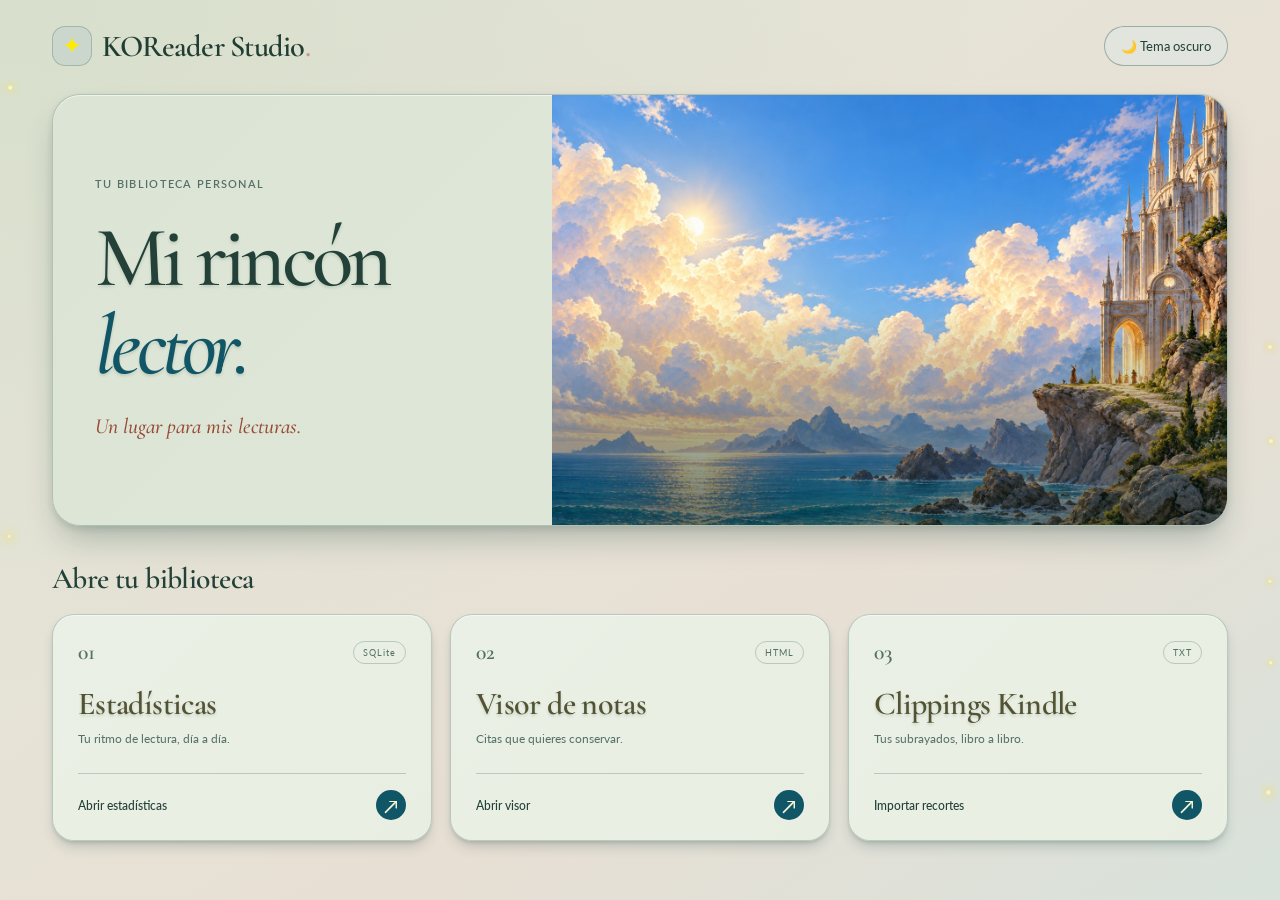
<file: index.html>
<!DOCTYPE html>
<html lang="es">
<head>
  <meta charset="UTF-8">
  <meta name="viewport" content="width=device-width, initial-scale=1.0">
  <meta name="color-scheme" content="light dark">
  <title>KOReader Studio · Tu biblioteca</title>
<link rel="icon" type="image/svg+xml" href="./assets/favicon.svg">
  <link rel="preconnect" href="https://fonts.googleapis.com">
  <link rel="preconnect" href="https://fonts.gstatic.com" crossorigin>
  <link href="https://fonts.googleapis.com/css2?family=Cormorant+Garamond:wght@400;500;600;700&family=Inter:wght@400;500;600;700&family=Lato:wght@300;400;700&display=swap" rel="stylesheet">
  <link rel="stylesheet" href="./css/variables.css">
  <link rel="stylesheet" href="./css/inicio.css">
  <link rel="stylesheet" href="./css/profundidad.css">
  <link rel="stylesheet" href="./css/editorial.css">
  <script src="./js/theme.js"></script>
  <script src="./js/background-lights.js" defer></script>
</head>
<body>
  <div class="workspace">
    <header class="header-bar">
      <a class="brand" href="./index.html" aria-label="KOReader Studio, inicio"><span class="brand-badge" aria-hidden="true">✦</span> KOReader Studio<span class="brand-dot">.</span></a>
      <button class="theme-button" id="theme-toggle" type="button">🌙 Tema oscuro</button>
    </header>
    <main>
      <section class="hero" aria-labelledby="hero-title">
        <div class="hero-copy">
          <span class="eyebrow">Tu biblioteca personal</span>
          <h1 id="hero-title">Mi rincón<br><em>lector.</em></h1>
          <p class="hero-subtitle">Un lugar para mis lecturas.</p>
        </div>
        <figure class="hero-art">
          <img class="hero-day" src="./assets/paisaje-castillo-dia.png" width="1536" height="1024" alt="Un castillo sobre el mar entre nubes iluminadas por el sol." fetchpriority="high">
          <img class="hero-night" src="./assets/paisaje-castillo-noche.png" width="1536" height="1024" alt="El mismo castillo y el mar bajo un cielo azul lleno de estrellas.">
        </figure>
      </section>
      <section class="tools" id="herramientas" aria-labelledby="tools-title">
        <div class="section-heading"><h2 id="tools-title">Abre tu biblioteca</h2></div>
        <div class="tool-grid">
          <a class="tool-card stats" href="./mis-estadisticas-lectura.html">
            <div class="card-top"><span class="tool-number">01</span><span class="tool-format">SQLite</span></div>
            <h3>Estadísticas</h3><p>Tu ritmo de lectura, día a día.</p>
            <div class="card-bottom"><span>Abrir estadísticas</span><span class="card-arrow" aria-hidden="true">↗</span></div>
          </a>
          <a class="tool-card notes" href="./visorNotas.html">
            <div class="card-top"><span class="tool-number">02</span><span class="tool-format">HTML</span></div>
            <h3>Visor de notas</h3><p>Citas que quieres conservar.</p>
            <div class="card-bottom"><span>Abrir visor</span><span class="card-arrow" aria-hidden="true">↗</span></div>
          </a>
          <a class="tool-card kindle" href="./visorKindle.html">
            <div class="card-top"><span class="tool-number">03</span><span class="tool-format">TXT</span></div>
            <h3>Clippings Kindle</h3><p>Tus subrayados, libro a libro.</p>
            <div class="card-bottom"><span>Importar recortes</span><span class="card-arrow" aria-hidden="true">↗</span></div>
          </a>
        </div>
      </section>
    </main>
  </div>
</body>
</html>
</file>
<file: css/variables.css>
:root{
  --landscape-image:url('../assets/paisaje-castillo-dia.png');
  --forest:#0A3323;
  --emerald:#28794A;
  --moss:#839958;
  --beige:#F7F4D5;
  --rosy:#D3968C;
  --midnight:#105666;
  --accent-5:var(--emerald);
  --text-muted:var(--text-soft);
  --text-meta:var(--text-faint);
  --c-1:var(--midnight);
  --c-2:var(--rosy);
  --c-3:var(--moss);
  --c-4:var(--beige);
  --page-1:#e3e9dc;
  --page-2:#e8dfd4;
  --page-3:#d8e2db;
  --panel:#e1e5de;
  --panel-soft:#e1e5de;
  --panel-strong:#cbd7cd;
  --panel-solid:#e1e5de;
  --section-surface:linear-gradient(135deg,#dce5d5,#e0e7d9);
  --inner-surface:linear-gradient(135deg,#eaf0e5,#e8eee1);
  --brief-surface:var(--section-surface);
  --shadow-inset:inset 0 2px 5px rgba(16,56,50,.14),inset 0 1px 0 rgba(16,56,50,.08);
  --calendar-surface:var(--section-surface);
  --panel-surface:var(--section-surface);
  --header-surface:var(--panel-surface);
  --workspace-surface:linear-gradient(135deg,#cbd7cd,#d3dbd0);
  --card-surface:var(--inner-surface);
  --text-main:#234138;
  --text-soft:#557066;
  --text-faint:#718379;
  --line:rgba(16,66,54,.22);
  --line-strong:rgba(16,66,54,.34);
  --accent:var(--midnight);
  --accent-2:var(--rosy);
  --accent-3:var(--moss);
  --accent-4:var(--beige);
  --shadow-lg:inset 0 1px 0 rgba(255,255,255,.6),0 3px 6px rgba(16,56,50,.12),0 18px 32px -8px rgba(16,56,50,.28);
  --shadow-md:inset 0 1px 0 rgba(255,255,255,.55),0 2px 4px rgba(16,56,50,.12),0 12px 22px -6px rgba(16,56,50,.26);
  --shadow-sm:inset 0 1px 0 rgba(255,255,255,.5),0 2px 3px rgba(16,56,50,.11),0 8px 14px -4px rgba(16,56,50,.23);
  --bg-card:#e1e5de;
  --bg-card-rgb:225,229,222;
  --heat-empty:rgba(131,153,88,.12);
  --heat-1:var(--beige);
  --heat-2:var(--rosy);
  --heat-3:var(--moss);
  --heat-4:var(--midnight);
  --heat-5:var(--emerald);
}
[data-theme="dark"]{
  --landscape-image:url('../assets/paisaje-castillo-noche.png');
  --page-1:#000000;
  --page-2:#000000;
  --page-3:#000000;
  --workspace-surface:#080808;
  --section-surface:#121212;
  --inner-surface:#202020;
  --panel:var(--workspace-surface);
  --panel-soft:var(--workspace-surface);
  --panel-strong:var(--workspace-surface);
  --panel-solid:var(--section-surface);
  --brief-surface:var(--section-surface);
  --shadow-inset:inset 0 3px 8px rgba(0,0,0,.48),inset 0 1px 0 rgba(0,0,0,.6);
  --calendar-surface:var(--section-surface);
  --panel-surface:var(--section-surface);
  --header-surface:var(--workspace-surface);
  --card-surface:var(--inner-surface);
  --text-main:#f5f3ef;
  --text-soft:#c7c5cb;
  --text-faint:#a5a3ae;
  --line:rgba(255,255,255,.10);
  --line-strong:rgba(255,255,255,.19);
  --accent:#d9c5a0;
  --accent-2:#d8a5a0;
  --accent-3:#aab8c9;
  --accent-4:#f5f3ef;
  --shadow-lg:inset 0 1px 0 rgba(255,255,255,.05),0 8px 16px rgba(0,0,0,.45),0 32px 64px -12px rgba(0,0,0,.72);
  --shadow-md:inset 0 1px 0 rgba(255,255,255,.07),0 4px 8px rgba(0,0,0,.35),0 16px 30px -8px rgba(0,0,0,.60);
  --shadow-sm:inset 0 1px 0 rgba(255,255,255,.15),0 2px 4px rgba(0,0,0,.48),0 10px 18px -5px rgba(0,0,0,.65);
  --bg-card:#080808;
  --bg-card-rgb:8,8,8;
  --heat-empty:rgba(255,255,255,.07);
  --heat-1:var(--beige);
  --heat-2:var(--rosy);
  --heat-3:var(--moss);
  --heat-4:var(--midnight);
  --heat-5:var(--emerald);
}
</file>
<file: css/inicio.css>
:root{--font-serif:'Cormorant Garamond',Georgia,serif;--font-sans:'Inter',Arial,sans-serif}
*{box-sizing:border-box}
html{scroll-behavior:smooth}
body{margin:0;font-family:var(--font-sans);color:var(--text-main);background:radial-gradient(ellipse at 0 0,rgba(131,153,88,.12),transparent 55%),linear-gradient(145deg,var(--page-1),var(--page-2) 65%,var(--page-3));min-height:100vh}
a{color:inherit;text-decoration:none}
button{font:inherit}
a:focus-visible,button:focus-visible{outline:3px solid var(--accent);outline-offset:5px}
.workspace{max-width:1240px;margin:auto;padding:26px 32px 22px}
.header-bar{display:flex;align-items:center;justify-content:space-between;gap:20px;margin-bottom:28px}
.brand{display:inline-flex;align-items:center;font:700 1.85rem var(--font-serif);letter-spacing:-.025em}
.brand-badge{display:grid;place-items:center;width:40px;height:40px;margin-right:10px;background:var(--panel-strong);border:1px solid var(--line);border-radius:13px;font:1.5rem var(--font-serif);color:#ffea00}
.brand-dot{color:var(--rosy)}
.theme-button{padding:11px 16px;border-radius:100px;border:1px solid var(--line-strong);background:var(--panel-soft);color:var(--text-main);cursor:pointer;font-size:.8rem}
.theme-button:hover{background:var(--panel-strong)}
.hero{display:grid;grid-template-columns:.85fr 1.15fr;min-height:430px;border-radius:28px;overflow:hidden;background:var(--panel-surface);border:1px solid var(--line);box-shadow:var(--shadow-lg)}
.hero-copy{display:flex;flex-direction:column;align-items:flex-start;justify-content:center;padding:46px 42px}
.eyebrow{font-size:.67rem;font-weight:600;letter-spacing:.2em;text-transform:uppercase;color:var(--text-soft)}
h1{font:600 clamp(3.6rem,6.7vw,5.9rem)/.93 var(--font-serif);letter-spacing:-.05em;margin:25px 0 20px}
h1 em{font-weight:500;color:var(--accent)}
.hero-link{display:flex;gap:28px;align-items:center;padding:13px 18px;border-radius:100px;color:var(--beige);background:var(--midnight);font-size:.8rem;font-weight:600;transition:background .2s,transform .2s}
.hero-link:hover{background:var(--forest);transform:translateY(-2px)}
.hero-link span{font-size:1.25rem}
.hero-art{margin:0;position:relative;min-width:0;min-height:430px;overflow:hidden}
.hero-art img{position:absolute;width:100%;height:100%;object-fit:cover;object-position:50% 50%}
.hero-art .hero-night{display:none}
[data-theme="dark"] .hero-art .hero-day{display:none}
[data-theme="dark"] .hero-art .hero-night{display:block}
.hero-art:after{content:'';position:absolute;inset:50% 0 0;background:linear-gradient(transparent,rgba(7,27,24,.6));pointer-events:none}
.hero-subtitle{margin:0;font:italic 1.3rem/1.5 var(--font-serif);color:var(--text-soft)}
.tools{padding-top:35px;scroll-margin-top:20px}
.section-heading{display:flex;align-items:baseline;justify-content:space-between;gap:16px;margin-bottom:18px}
h2{font:600 1.85rem var(--font-serif);letter-spacing:-.02em;margin:0}
.tool-grid{display:grid;grid-template-columns:repeat(3,minmax(0,1fr));gap:18px}
.tool-card{--card-accent:var(--midnight);display:flex;flex-direction:column;padding:24px 25px 20px;border:1px solid var(--line);border-radius:22px;background:var(--card-surface);box-shadow:var(--shadow-sm);transition:transform .22s,border-color .22s,box-shadow .22s}
.tool-card:hover{transform:translateY(-5px);border-color:var(--card-accent);box-shadow:var(--shadow-md)}
.card-top,.card-bottom{display:flex;justify-content:space-between;align-items:center;gap:10px}
.tool-number{font:600 1.35rem var(--font-serif);color:var(--text-soft)}
.tool-format{border:1px solid var(--line);border-radius:100px;font-size:.58rem;letter-spacing:.1em;padding:5px 9px;color:var(--text-soft)}
h3{font:600 1.9rem var(--font-serif);letter-spacing:-.025em;margin:19px 0 6px}
.tool-card p{font-size:.76rem;line-height:1.6;color:var(--text-soft);margin:0 0 25px}
.card-bottom{margin-top:auto;border-top:1px solid var(--line);padding-top:16px;font-size:.72rem;font-weight:500}
.card-arrow{display:grid;place-items:center;width:30px;height:30px;border-radius:50%;background:var(--card-accent);color:var(--beige);font-size:1.2rem}
@media(max-width:850px){.workspace{padding:22px}.hero-copy{padding:32px 27px}.hero{min-height:390px}.hero-art{min-height:390px}.tool-card{padding:20px 18px}h3{font-size:1.65rem}}
@media(max-width:620px){.workspace{padding:18px 16px}.brand{font-size:1.5rem}.brand-badge{width:32px;height:32px;font-size:1.2rem}.theme-button{font-size:.68rem;padding:9px 11px}.header-bar{gap:10px;margin-bottom:20px}.hero{grid-template-columns:1fr}.hero-copy{padding:30px}h1{font-size:4.4rem;margin-top:20px}.hero-art{min-height:250px}.hero-art img{object-position:50% 60%}.tool-grid{grid-template-columns:1fr}.tool-card{padding:22px}.tools{padding-top:28px}.tool-card h3{margin-top:12px;font-size:1.85rem}}
@media(prefers-reduced-motion:reduce){html{scroll-behavior:auto}*{transition:none!important}}
</file>
<file: css/profundidad.css>
/* Outer workspace, lifted sections, then lighter inner cards. */
#export-node .habit-library{margin-top:26px;padding:24px;background:var(--panel-color,var(--section-surface));border:1px solid var(--line-strong);border-radius:24px;box-shadow:var(--shadow-md)}
#export-node .habit-panel{background:var(--panel-color,var(--section-surface));border-color:var(--line);box-shadow:var(--shadow-md)}
#export-node .habit-brief{background:var(--panel-color,var(--section-surface));border-color:var(--line);box-shadow:var(--shadow-md);border-radius:16px}
#export-node .stat-card,#export-node .book-header{background:var(--panel-color,var(--section-surface));border-color:var(--line);box-shadow:var(--shadow-md)}
#export-node .habit-book-card,#export-node .habit-day-value,#export-node :is(.habit-panel,.habit-brief) .stat-card{background:var(--panel-color,var(--inner-surface));border-color:var(--line-strong);box-shadow:var(--shadow-sm)}
#export-node .audit-list,#export-node .heatmap-box,#export-node .annual-scroll,#export-node .cal-month-box{background:var(--panel-color,var(--section-surface))!important;border-color:var(--line);box-shadow:var(--shadow-md)}
#export-node :is(.habit-brief,.habit-panel,.habit-library) :is(.habit-brief,.audit-list,.heatmap-box,.annual-scroll,.cal-month-box){background:var(--panel-color,var(--inner-surface))!important;border-color:var(--line-strong);box-shadow:var(--shadow-sm)}
#export-node .habit-brief .audit-list,#export-node .habit-brief .heatmap-box{margin-top:18px}
#export-node .cal-cell:not(.cal-active):not(.cal-empty){background:var(--panel-color,var(--inner-surface));box-shadow:var(--shadow-sm)}
#export-node .note-block .user-note-card{background:var(--panel-color,var(--inner-surface));border-color:var(--line-strong);box-shadow:var(--shadow-sm)}
.studio-select-menu,.custom-select-panel{background:var(--panel-color,var(--section-surface));box-shadow:var(--shadow-md)}
.hero,.magic-banner{box-shadow:var(--shadow-lg)}
/* The same surface and elevation for every box at the same nesting level. */
#export-node .habit-library{border-color:var(--line);border-radius:20px}
#export-node .habit-book-card{border-radius:16px;transition:transform .2s,border-color .2s,box-shadow .2s}
#export-node .habit-book-card:hover{box-shadow:var(--shadow-md);border-color:var(--accent)}
[data-theme="dark"] body{background:#000;background-attachment:fixed}
[data-theme="dark"] body::before{display:none}
[data-theme="dark"] .magic-banner,[data-theme="dark"] .hero-shell{background:var(--section-surface)}
[data-theme="dark"] .tool-card{background:var(--section-surface)}
[data-theme="dark"] .magic-banner::before,[data-theme="dark"] .hero-shell::before{background:none}
[data-theme="dark"] #export-node:not([data-bg="none"]) .export-panel{background:rgba(14,14,17,.78)}
[data-theme="dark"] .habits-tag{background:rgba(255,255,255,.045)}
[data-theme="dark"] .hero-art:after{background:linear-gradient(transparent,rgba(5,5,6,.65))}
body::after{
 content:"";position:fixed;inset:0;pointer-events:none;z-index:0;
 background:var(--scatter-lights,none);
 --star-gutter:max(0px,calc((100vw - 1240px)/2));
 mask-image:linear-gradient(to right,#000 0 var(--star-gutter),transparent var(--star-gutter) calc(100% - var(--star-gutter)),#000 calc(100% - var(--star-gutter)) 100%);
}
body::before{background:linear-gradient(135deg,rgba(255,255,255,.06),transparent 45%)}
@media(max-width:540px){#export-node .habit-library{padding:16px}}
.image-mix-control{display:flex;align-items:center;gap:10px;flex-wrap:wrap;flex-basis:100%;font-size:.8rem;color:var(--text-soft)}
.image-mix-control[hidden]{display:none}
.image-mix-control input[type="range"]{width:150px;max-width:100%;accent-color:var(--accent)}
.image-mix-control output{min-width:3ch;font-variant-numeric:tabular-nums;color:var(--text-main)}
.image-mix-hint{font-size:.72rem;color:var(--text-faint)}
#export-node[data-bg="custom"] .export-panel{background:rgba(var(--panel-rgb,var(--bg-card-rgb)),var(--image-panel-opacity,.82))}
#export-node[data-bg="custom"] :is(.habit-library,.habit-panel,.habit-brief,.stat-card,.habit-book-card,.habit-day-value,.book-header,.audit-list,.heatmap-box,.annual-scroll,.cal-month-box,.user-note-card){background:rgba(var(--panel-rgb,var(--bg-card-rgb)),var(--image-panel-opacity,.82))!important}
</file>
<file: css/editorial.css>
/* Clear interface typography, with an editorial treatment for books. */
:root{--font-sans:'Lato',-apple-system,BlinkMacSystemFont,'Segoe UI',sans-serif;--title-ink:#203e33;--section-ink:#535334;--subtitle-ink:#984a34;--detail-ink:#43594c;--title-shadow:0 2px 3px rgba(32,62,51,.16)}
[data-theme="dark"]{--title-ink:#faf8f4;--section-ink:#ded3bc;--subtitle-ink:#d8a5a0;--detail-ink:#c7c5cb;--title-shadow:0 2px 3px rgba(0,0,0,.35)}
.hero h1,.page-title,.magic-banner h1,.compact-page-heading h1,.habits-heading h2,.habit-panel h2,.habit-brief>summary,#export-node .heatmap-title,#export-node .cal-month-title,#export-node .book-title,#book-view .book-title,.habit-book-card h3,.tool-card h3,.habit-year-title{text-shadow:var(--title-shadow)}
body{-webkit-font-smoothing:antialiased}
.brand{font-family:var(--font-serif);font-weight:600;font-size:1.9rem;letter-spacing:-.025em;color:var(--title-ink)}
.brand-badge{font-family:var(--font-serif);letter-spacing:0}
.header-chip,.eyebrow,.kicker{font-family:var(--font-sans);letter-spacing:.12em;font-weight:600}
.page-title,.magic-banner h1,.compact-page-heading h1{font-family:var(--font-serif);font-weight:600;letter-spacing:-.025em;line-height:1.1;color:var(--title-ink)}
.habits-heading h2,.habit-panel h2,#export-node .heatmap-title,#export-node .cal-month-title{font-family:var(--font-serif);font-style:italic;font-weight:600;letter-spacing:-.02em;line-height:1.15;color:var(--panel-heading,var(--section-ink))}
#view-global>.habits-heading h2{font-size:clamp(2.6rem,4.8vw,3.8rem);letter-spacing:-.025em;font-weight:500;font-style:normal;color:var(--panel-ink,var(--title-ink))}
.habit-panel h2,.habits-heading h2{font-size:clamp(1.9rem,3vw,2.45rem)}
.habit-brief>summary{font:italic 600 1.35rem/1.4 var(--font-serif);color:var(--panel-heading,var(--section-ink));letter-spacing:-.01em;padding:3px 0}
.habit-caption,.habits-heading p{line-height:1.7;letter-spacing:-.01em;color:var(--panel-muted,var(--detail-ink))}
.page-subtitle,.magic-banner p,.section-subtitle,.hero-subtitle{font:italic 500 1.35rem/1.5 var(--font-serif);color:var(--subtitle-ink)}
.audit-lbl,.stat-lbl,.cal-header-cell,.heat-legend{letter-spacing:0;text-transform:none}
.audit-lbl{font-weight:600;color:var(--panel-ink,var(--section-ink))}
#view-global .stat-lbl,.book-metrics .stat-lbl,.habit-day-value>span,.habit-hour-row>span{color:var(--panel-subtitle,var(--subtitle-ink))}
#view-global .stat-val,.book-metrics .stat-val{font-family:var(--font-serif);font-weight:600;font-size:clamp(1.7rem,2.6vw,2.2rem);letter-spacing:0;font-variant-numeric:lining-nums tabular-nums;line-height:1.15}
.habit-day-value>strong,.audit-val{font-variant-numeric:tabular-nums}
.book-header{
 position:relative;isolation:isolate;margin:0 0 36px;padding:40px 34px 42px;text-align:center;
 border:1px solid var(--line-strong);border-radius:24px;
 background:var(--panel-color,var(--section-surface));box-shadow:var(--shadow-md);
}
.book-header::before{content:"MI BIBLIOTECA";display:block;margin-bottom:18px;font:600 .66rem/1.5 var(--font-sans);letter-spacing:.18em;color:var(--panel-muted,var(--section-ink))}
#export-node .book-title,#book-view .book-title{
 font:500 clamp(3rem,5.8vw,5.1rem)/1.08 var(--font-serif);
 letter-spacing:-.03em;max-width:24ch;overflow-wrap:anywhere;text-wrap:balance;margin:0 auto;color:var(--panel-ink,var(--title-ink));
}
#export-node .book-author,#book-view .book-author{
 font:italic 500 clamp(1.6rem,2.8vw,2.1rem)/1.4 var(--font-serif);letter-spacing:.01em;text-transform:none;
 color:var(--panel-subtitle,var(--subtitle-ink));margin:22px auto 0;overflow-wrap:anywhere;
}
.habit-book-card h3{font:600 clamp(1.6rem,2.4vw,2rem)/1.15 var(--font-serif);letter-spacing:-.025em;text-wrap:balance;color:var(--panel-ink,var(--title-ink))}
.habit-book-card h3+.habit-caption{font:italic 500 1.15rem/1.5 var(--font-serif);color:var(--panel-subtitle,var(--subtitle-ink))}
.habit-book-card .habit-caption{font-size:.76rem}
.habit-year-title{font:italic 600 1.5rem/1.4 var(--font-serif);letter-spacing:-.025em;color:var(--panel-subtitle,var(--subtitle-ink))}
.hero h1{font-weight:500;letter-spacing:-.055em;line-height:1.02;text-wrap:balance}
.tool-card h3{font-family:var(--font-serif);font-weight:600;font-size:2rem;letter-spacing:-.02em;color:var(--section-ink)}
.hero-subtitle{color:var(--subtitle-ink)}
.btn,.mini-select,.custom-select-trigger{font-weight:500;letter-spacing:-.015em}
@media(max-width:540px){.book-header{padding:24px 20px 28px;margin-bottom:28px}.brand{font-size:1.15rem}#export-node .book-title,#book-view .book-title{font-size:clamp(2.4rem,10vw,3.3rem)}}
</file>
